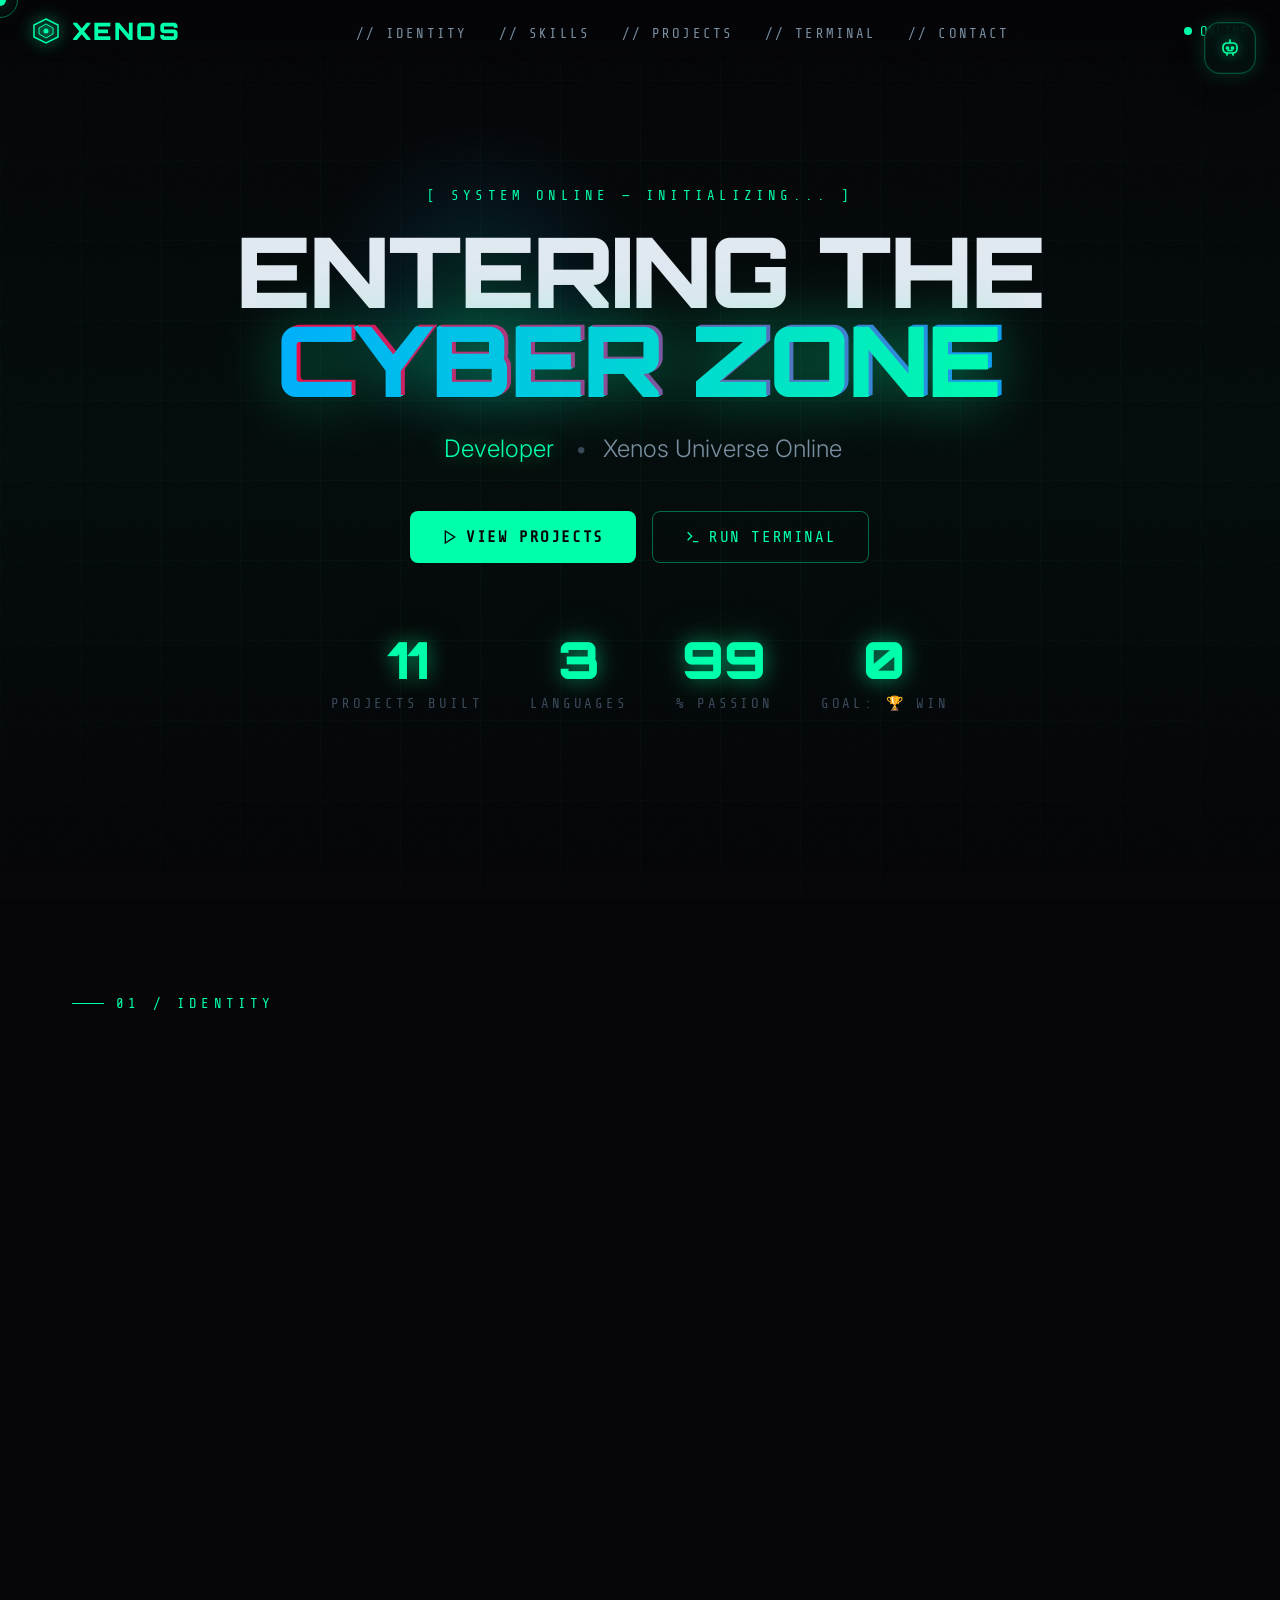
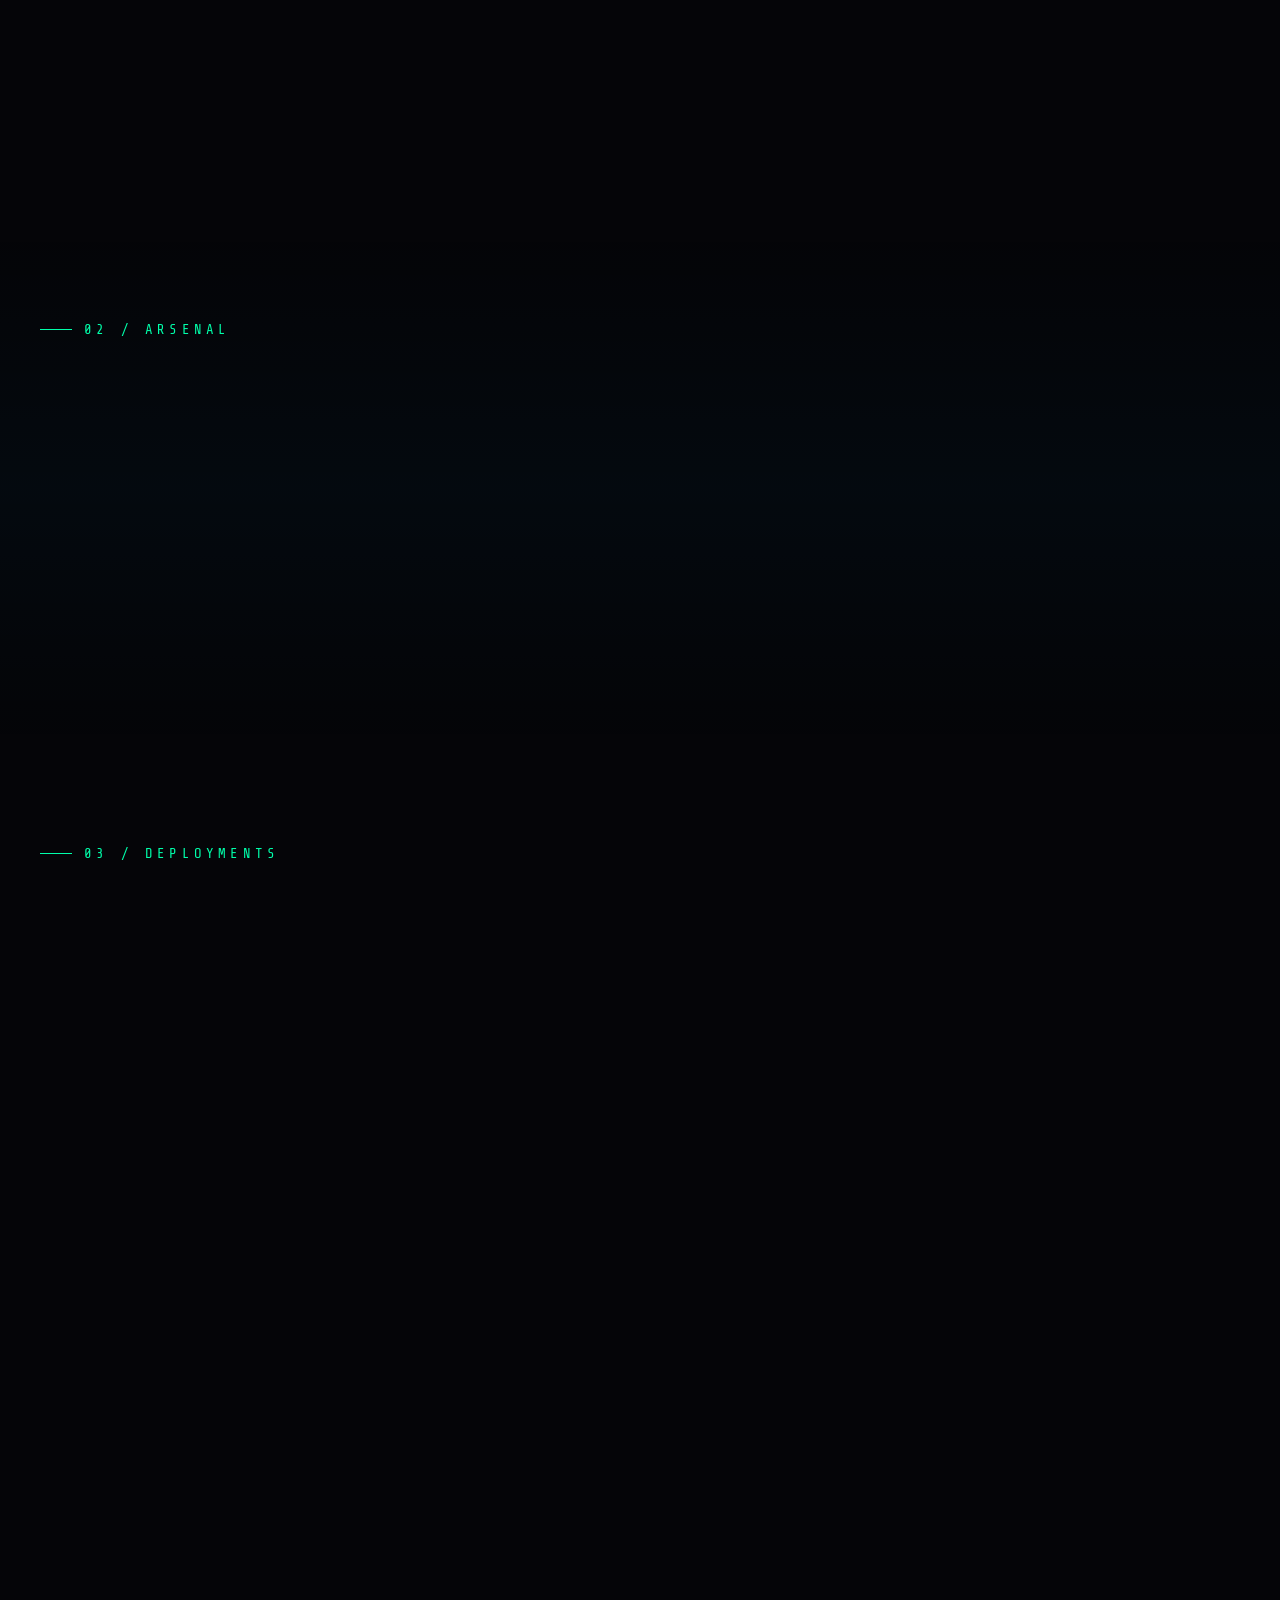
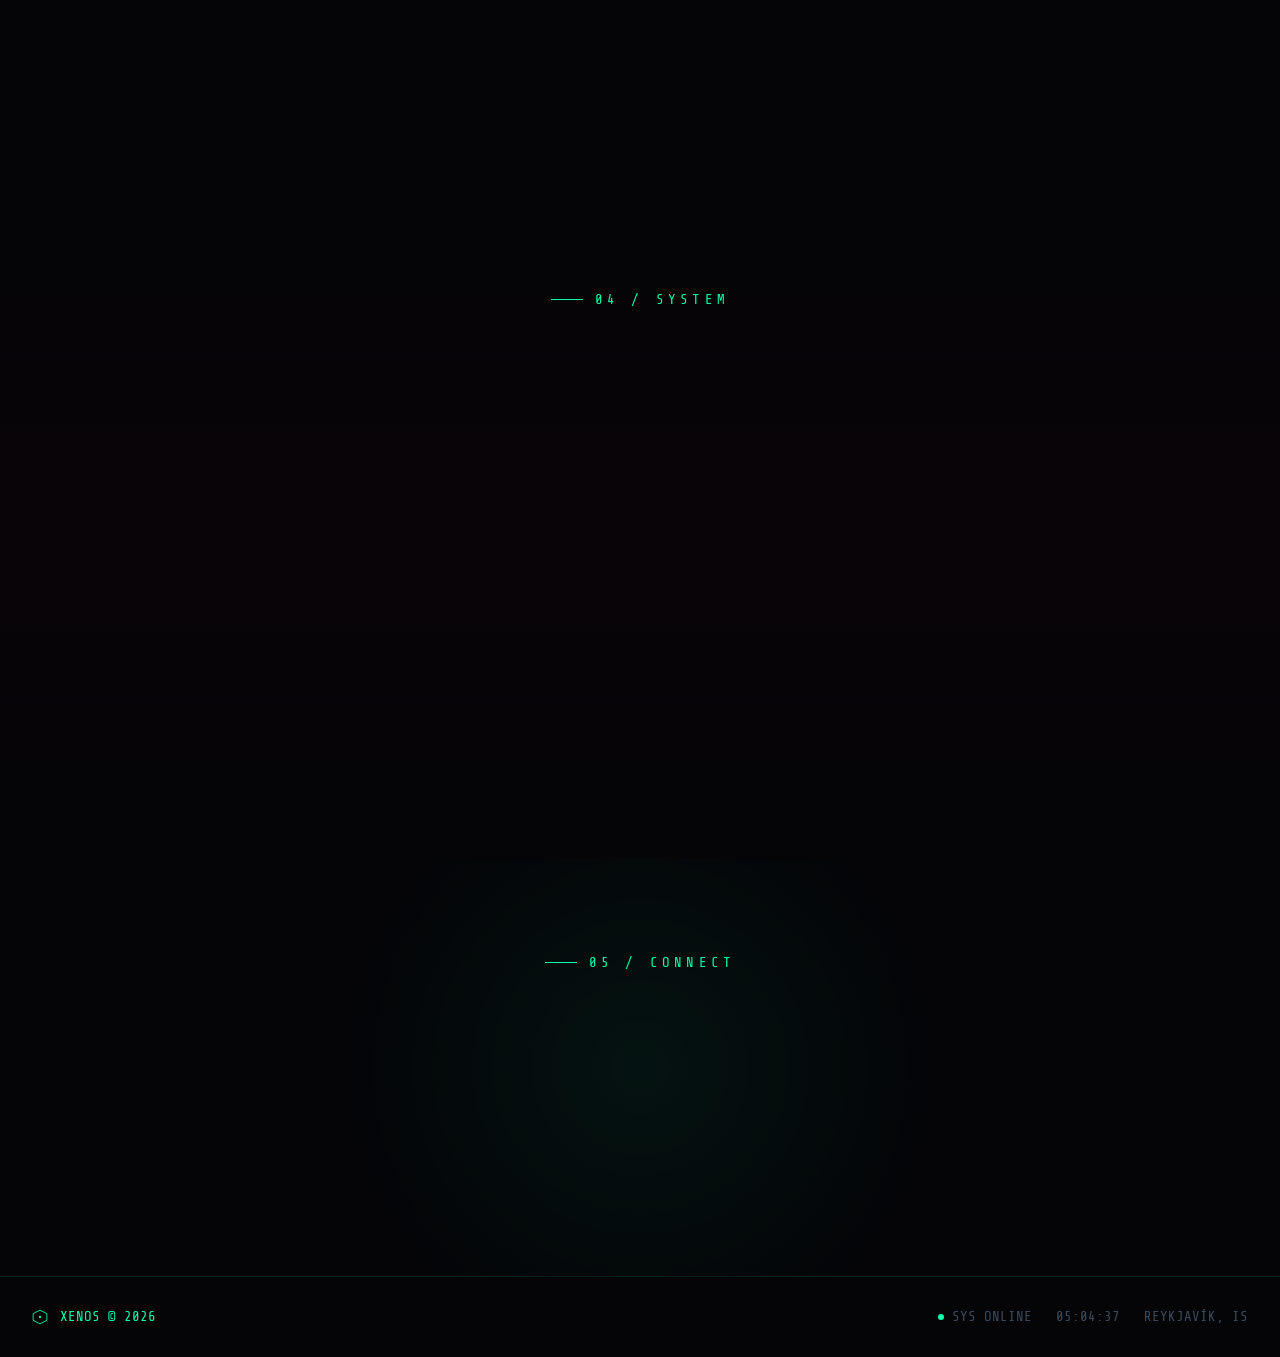
<file: index.html>
<!DOCTYPE html>
<html lang="en" data-theme="dark">
<head>
  <meta charset="UTF-8">
  <meta name="viewport" content="width=device-width, initial-scale=1.0">
  <title>XENOS — Cyber Universe</title>
  <link rel="preconnect" href="https://fonts.googleapis.com">
  <link rel="preconnect" href="https://fonts.gstatic.com" crossorigin>
  <link href="https://fonts.googleapis.com/css2?family=Share+Tech+Mono&family=Orbitron:wght@400;700;900&family=Inter:wght@300;400;600&display=swap" rel="stylesheet">
  <link rel="stylesheet" href="./css/style.css">
</head>
<body>
  <div id="cursor"></div>
  <div id="cursor-trail"></div>

  <canvas id="matrix-canvas"></canvas>
  <div class="noise"></div>
  <div class="particles-container" id="particles"></div>

  <nav>
    <a href="#home" class="nav-logo">
      <svg width="28" height="28" viewBox="0 0 28 28" fill="none" aria-label="Xenos logo">
        <polygon points="14,2 26,8 26,20 14,26 2,20 2,8" stroke="currentColor" stroke-width="1.5" fill="none"></polygon>
        <polygon points="14,7 21,11 21,17 14,21 7,17 7,11" stroke="currentColor" stroke-width="1" fill="rgba(0,255,170,0.08)"></polygon>
        <circle cx="14" cy="14" r="2.5" fill="currentColor"></circle>
      </svg>
      XENOS
    </a>

    <ul class="nav-links">
      <li><a href="#identity">// Identity</a></li>
      <li><a href="#skills">// Skills</a></li>
      <li><a href="#projects">// Projects</a></li>
      <li><a href="#terminal">// Terminal</a></li>
      <li><a href="#contact">// Contact</a></li>
    </ul>

    <div class="nav-status">
      <div class="status-dot"></div>
      ONLINE
    </div>
  </nav>

  <main>
    <section class="hero" id="home">
      <div class="hero-grid-lines"></div>
      <div class="hero-scan"></div>
      <div class="hero-glow-orb" id="heroGlowOrb"></div>

      <div class="hero-eyebrow" id="heroEyebrow"></div>

      <h1 class="hero-title">
        <span class="line-1">ENTERING THE</span>
        <span class="line-2 glitch-text pulse-glitch" data-text="CYBER ZONE">CYBER ZONE</span>
      </h1>

      <p class="hero-sub">
        <span id="heroRole">Developer</span>
        <span class="hero-divider">•</span>
        <span>Xenos Universe Online</span>
      </p>

      <div class="hero-cta-group">
        <a href="#projects" class="btn btn-primary magnetic-btn">
          <svg width="16" height="16" fill="none" stroke="currentColor" stroke-width="2" viewBox="0 0 24 24">
            <polygon points="5,3 19,12 5,21"></polygon>
          </svg>
          <span>View Projects</span>
        </a>

        <a href="#terminal" class="btn btn-ghost magnetic-btn">
          <svg width="16" height="16" fill="none" stroke="currentColor" stroke-width="2" viewBox="0 0 24 24">
            <polyline points="4,17 10,11 4,5"></polyline>
            <line x1="12" y1="19" x2="20" y2="19"></line>
          </svg>
          <span>Run Terminal</span>
        </a>
      </div>

      <div class="hero-metrics">
        <div class="metric">
          <span class="metric-val" data-count="12">00</span>
          <span class="metric-label">Projects Built</span>
        </div>
        <div class="metric">
          <span class="metric-val" data-count="4">00</span>
          <span class="metric-label">Languages</span>
        </div>
        <div class="metric">
          <span class="metric-val" data-count="100">00</span>
          <span class="metric-label">% Passion</span>
        </div>
        <div class="metric">
          <span class="metric-val" data-count="1">00</span>
          <span class="metric-label">Goal: 🏆 Win</span>
        </div>
      </div>
    </section>

    <section class="section-identity" id="identity">
      <div class="section-tag">01 / Identity</div>
      <h2 class="section-title reveal">Who is <span class="text-primary">Xenos?</span></h2>

      <div class="identity-grid">
        <div class="identity-card reveal animated-border">
          <div class="card-icon">
            <svg width="48" height="48" fill="none" stroke="currentColor" stroke-width="1.5" viewBox="0 0 24 24">
              <rect x="2" y="3" width="20" height="14" rx="2"></rect>
              <line x1="8" y1="21" x2="16" y2="21"></line>
              <line x1="12" y1="17" x2="12" y2="21"></line>
            </svg>
          </div>
          <h3 class="card-title">Android Developer</h3>
          <p class="card-body">Building SciFiLauncher and Cedal Launcher — custom Android home screen experiences with AI integration, hacker UI aesthetics, and deep system-level customization.</p>
          <div class="card-corner">ANDROID / KOTLIN</div>
        </div>

        <div class="identity-card reveal delay-1">
          <div class="card-icon icon-secondary">
            <svg width="48" height="48" fill="none" stroke="currentColor" stroke-width="1.5" viewBox="0 0 24 24">
              <circle cx="12" cy="12" r="10"></circle>
              <path d="M12 8v4l3 3"></path>
            </svg>
          </div>
          <h3 class="card-title">AI Integrator</h3>
          <p class="card-body">Engineered Elene — a voice AI assistant with wake-word detection, text-to-speech synthesis, and context-aware responses embedded directly into the launcher.</p>
          <div class="card-corner">VOICE AI / TTS</div>
        </div>

        <div class="identity-card identity-card-wide reveal delay-2">
          <div class="identity-split">
            <div>
              <div class="card-icon icon-accent">
                <svg width="48" height="48" fill="none" stroke="currentColor" stroke-width="1.5" viewBox="0 0 24 24">
                  <path d="M12 22s8-4 8-10V5l-8-3-8 3v7c0 6 8 10 8 10z"></path>
                </svg>
              </div>
              <h3 class="card-title">Security Architect</h3>
              <p class="card-body">Designed app-locking systems with face capture, intrusion detection with timestamps, fingerprint auth, and notification suppression for locked apps.</p>
            </div>

            <div>
              <div class="card-icon icon-gold">
                <svg width="48" height="48" fill="none" stroke="currentColor" stroke-width="1.5" viewBox="0 0 24 24">
                  <polygon points="12,2 15.09,8.26 22,9.27 17,14.14 18.18,21.02 12,17.77 5.82,21.02 7,14.14 2,9.27 8.91,8.26"></polygon>
                </svg>
              </div>
              <h3 class="card-title">Self-Taught Coder</h3>
              <p class="card-body">From Python scripts to full Android apps with Jetpack Compose, Firebase cloud functions, React Native, and WebRTC — always learning, always building.</p>
            </div>
          </div>
        </div>
      </div>
    </section>

    <section class="section-skills" id="skills">
      <div class="skills-inner">
        <div class="section-tag">02 / Arsenal</div>
        <h2 class="section-title reveal">Tech <span class="text-secondary">Stack</span></h2>

        <div class="skills-grid">
          <div class="skill-bar-item reveal">
            <div class="skill-header"><span class="skill-name">Kotlin / Android</span><span class="skill-pct">92%</span></div>
            <div class="skill-track"><div class="skill-fill" style="width:92%"></div></div>
          </div>
          <div class="skill-bar-item reveal delay-05">
            <div class="skill-header"><span class="skill-name">Jetpack Compose</span><span class="skill-pct">88%</span></div>
            <div class="skill-track"><div class="skill-fill" style="width:88%;animation-delay:0.1s"></div></div>
          </div>
          <div class="skill-bar-item reveal delay-1">
            <div class="skill-header"><span class="skill-name">Python</span><span class="skill-pct">80%</span></div>
            <div class="skill-track"><div class="skill-fill" style="width:80%;animation-delay:0.2s"></div></div>
          </div>
          <div class="skill-bar-item reveal delay-15">
            <div class="skill-header"><span class="skill-name">JavaScript / React</span><span class="skill-pct">75%</span></div>
            <div class="skill-track"><div class="skill-fill" style="width:75%;animation-delay:0.3s"></div></div>
          </div>
          <div class="skill-bar-item reveal delay-2">
            <div class="skill-header"><span class="skill-name">Firebase / Cloud</span><span class="skill-pct">70%</span></div>
            <div class="skill-track"><div class="skill-fill" style="width:70%;animation-delay:0.4s"></div></div>
          </div>
          <div class="skill-bar-item reveal delay-25">
            <div class="skill-header"><span class="skill-name">UI/UX Design</span><span class="skill-pct">85%</span></div>
            <div class="skill-track"><div class="skill-fill" style="width:85%;animation-delay:0.5s"></div></div>
          </div>
        </div>
      </div>
    </section>

    <section class="section-projects" id="projects">
      <div class="projects-inner">
        <div class="section-tag">03 / Deployments</div>
        <h2 class="section-title reveal">Featured <span class="text-primary">Projects</span></h2>

        <div class="projects-grid">
          <!-- SciFiLauncher -->
          <div class="project-card project-card-featured reveal animated-border"
               data-project-role="Lead Android dev"
               data-project-year="2025"
               data-project-status="Active"
               data-project-link="https://github.com/your-user/scifilauncher">
            <div class="project-card-bg"></div>
            <div class="project-number">01</div>
            <div class="project-tag">
              <svg width="10" height="10" viewBox="0 0 10 10" fill="currentColor"><circle cx="5" cy="5" r="5"></circle></svg>
              FLAGSHIP PROJECT
            </div>
            <h3 class="project-title">SciFiLauncher</h3>
            <p class="project-desc">A full Android launcher with a hacker-inspired UI, AI assistant Elene with voice synthesis, app locking with face capture, intrusion detection, a matrix-style welcome screen, and deep system integration. Built entirely in Kotlin with Jetpack Compose.</p>
            <div class="project-stack">
              <span class="stack-chip">Kotlin</span>
              <span class="stack-chip">Jetpack Compose</span>
              <span class="stack-chip">Voice AI</span>
              <span class="stack-chip">Biometrics</span>
              <span class="stack-chip">Firebase</span>
              <span class="stack-chip">Custom Keyboard</span>
            </div>
            <button class="project-view-btn" type="button">View details</button>
          </div>

          <!-- Cedal Launcher -->
          <div class="project-card reveal delay-1"
               data-project-role="Android dev"
               data-project-year="2024"
               data-project-status="Stable"
               data-project-link="https://github.com/your-user/cedal-launcher">
            <div class="project-number">02</div>
            <div class="project-tag project-tag-secondary">
              <svg width="10" height="10" viewBox="0 0 10 10" fill="currentColor"><circle cx="5" cy="5" r="5"></circle></svg>
              MOBILE APP
            </div>
            <h3 class="project-title">Cedal Launcher</h3>
            <p class="project-desc">The original launcher — clean, fast, customizable. Features theme support, notification management, and a streamlined app grid built for performance.</p>
            <div class="project-stack">
              <span class="stack-chip">Kotlin</span>
              <span class="stack-chip">Android SDK</span>
              <span class="stack-chip">Custom UI</span>
            </div>
            <button class="project-view-btn" type="button">View details</button>
          </div>

          <!-- Elene Web Platform -->
          <div class="project-card reveal delay-2"
               data-project-role="Full‑stack dev"
               data-project-year="2025"
               data-project-status="In progress"
               data-project-link="https://github.com/your-user/elene-web">
            <div class="project-number">03</div>
            <div class="project-tag project-tag-accent">
              <svg width="10" height="10" viewBox="0 0 10 10" fill="currentColor"><circle cx="5" cy="5" r="5"></circle></svg>
              WEB APP
            </div>
            <h3 class="project-title">Elene Web Platform</h3>
            <p class="project-desc">A React Native / Expo cross-platform app combining hacking tools, games, video streams, and AI-powered features into one unified hub.</p>
            <div class="project-stack">
              <span class="stack-chip">React Native</span>
              <span class="stack-chip">Expo</span>
              <span class="stack-chip">WebRTC</span>
              <span class="stack-chip">Node.js</span>
            </div>
            <button class="project-view-btn" type="button">View details</button>
          </div>
        </div>
      </div>
    </section>

    <section class="section-terminal" id="terminal">
      <div class="terminal-inner">
        <div class="section-tag section-tag-center">04 / System</div>
        <h2 class="section-title reveal">Live <span class="text-accent">Terminal</span></h2>

        <div class="terminal-window reveal">
          <div class="terminal-bar">
            <div class="t-dot red"></div>
            <div class="t-dot yellow"></div>
            <div class="t-dot green"></div>
            <span class="t-title">xenos@deathcode:~$</span>
            <button class="terminal-replay-btn" id="terminalReplayBtn" type="button">Replay</button>
          </div>
          <div class="terminal-body" id="terminal-output"></div>
        </div>
      </div>
    </section>

    <section class="section-contact" id="contact">
      <div class="contact-glow"></div>
      <div class="contact-inner">
        <div class="section-tag section-tag-center">05 / Connect</div>
        <h2 class="contact-title reveal">Let's <span class="text-primary">Link Up</span></h2>
        <p class="contact-sub reveal">Got a project, a challenge, or just want to talk code? I'm online.</p>

        <div class="contact-links reveal">
          <a href="https://github.com/xenos-deathcode" target="_blank" rel="noopener noreferrer" class="contact-link">GitHub</a>
          <a href="#" class="contact-link">Message</a>
          <a href="#" class="contact-link">Email</a>
        </div>
      </div>
    </section>
  </main>

  <footer>
    <div class="footer-brand">
      <svg width="16" height="16" viewBox="0 0 28 28" fill="none">
        <polygon points="14,2 26,8 26,20 14,26 2,20 2,8" stroke="currentColor" stroke-width="1.5" fill="none"></polygon>
        <circle cx="14" cy="14" r="2" fill="currentColor"></circle>
      </svg>
      XENOS © 2026
    </div>

    <div class="footer-sys">
      <div class="sys-item"><div class="sys-dot"></div>SYS ONLINE</div>
      <div class="sys-item" id="footer-clock">--:--:--</div>
      <div class="sys-item">REYKJAVÍK, IS</div>
    </div>
  </footer>

  <!-- Project modal (with overlay) -->
  <div class="project-modal-overlay" id="projectModalOverlay">
    <div class="project-modal" id="projectModal" role="dialog" aria-modal="true" aria-labelledby="projectModalTitle">
      <button class="project-modal-close" id="projectModalClose" type="button" aria-label="Close project details">×</button>
      <div class="project-modal-tag" id="projectModalTag"></div>
      <h3 class="project-modal-title" id="projectModalTitle"></h3>
      <p class="project-modal-desc" id="projectModalDesc"></p>

      <div class="project-modal-meta" id="projectModalMeta"></div>

      <div class="project-modal-stack" id="projectModalStack"></div>

      <div class="project-modal-actions" id="projectModalActions"></div>
    </div>
  </div>

  <button class="xenos-bot-trigger" id="xenosBotTrigger" aria-label="Open Xenos bot">
    <svg viewBox="0 0 24 24" fill="none" aria-hidden="true">
      <rect x="5" y="7" width="14" height="10" rx="4"></rect>
      <path d="M12 4v3"></path>
      <path d="M9 17v2"></path>
      <path d="M15 17v2"></path>
      <circle cx="9.5" cy="12" r="1"></circle>
      <circle cx="14.5" cy="12" r="1"></circle>
      <path d="M10 14.5h4"></path>
    </svg>
  </button>

  <div class="xenos-bot-popup" id="xenosBotPopup" role="status" aria-live="polite">
    Welcome to Xenos Server
  </div>

  <script src="./js/script.js"></script>
</body>
</html>
</file>
<file: css/style.css>
:root {
  --font-display: 'Orbitron', monospace;
  --font-mono: 'Share Tech Mono', monospace;
  --font-body: 'Inter', sans-serif;

  --color-bg: #050508;
  --color-surface: #0a0a12;
  --color-surface-2: #0d0d1a;
  --color-border: rgba(0,255,170,0.12);
  --color-text: #e0e8f0;
  --color-text-muted: #7a8fa0;
  --color-text-faint: #3a4a5a;
  --color-primary: #00ffaa;
  --color-primary-dim: rgba(0,255,170,0.15);
  --color-secondary: #00aaff;
  --color-secondary-dim: rgba(0,170,255,0.15);
  --color-accent: #ff003c;
  --color-accent-dim: rgba(255,0,60,0.15);
  --color-gold: #ffcc00;
  --glow-green: 0 0 20px rgba(0,255,170,0.5), 0 0 60px rgba(0,255,170,0.2);
  --glow-blue: 0 0 20px rgba(0,170,255,0.5), 0 0 60px rgba(0,170,255,0.2);
  --glow-red: 0 0 20px rgba(255,0,60,0.5), 0 0 60px rgba(255,0,60,0.2);

  --text-xs: clamp(0.75rem, 0.7rem + 0.25vw, 0.875rem);
  --text-sm: clamp(0.875rem, 0.8rem + 0.35vw, 1rem);
  --text-base: clamp(1rem, 0.95rem + 0.25vw, 1.125rem);
  --text-lg: clamp(1.125rem, 1rem + 0.75vw, 1.5rem);
  --text-xl: clamp(1.5rem, 1.2rem + 1.25vw, 2.25rem);
  --text-2xl: clamp(2rem, 1.2rem + 2.5vw, 3.5rem);
  --text-hero: clamp(3rem, 0.5rem + 7vw, 8rem);

  --space-1: 0.25rem;
  --space-2: 0.5rem;
  --space-3: 0.75rem;
  --space-4: 1rem;
  --space-6: 1.5rem;
  --space-8: 2rem;
  --space-12: 3rem;
  --space-16: 4rem;
  --space-24: 6rem;

  --radius-sm: 0.375rem;
  --radius-md: 0.5rem;
  --radius-lg: 0.75rem;
}

*,
*::before,
*::after {
  box-sizing: border-box;
  margin: 0;
  padding: 0;
}

html {
  scroll-behavior: smooth;
  -webkit-font-smoothing: antialiased;
}

body {
  min-height: 100dvh;
  font-family: var(--font-body);
  font-size: var(--text-base);
  color: var(--color-text);
  background: var(--color-bg);
  overflow-x: hidden;
  cursor: none;
}

img,
svg {
  display: block;
  max-width: 100%;
}

h1,
h2,
h3,
h4 {
  text-wrap: balance;
  line-height: 1.1;
  font-family: var(--font-display);
}

p {
  text-wrap: pretty;
  max-width: 65ch;
}

.text-primary { color: var(--color-primary); }
.text-secondary { color: var(--color-secondary); }
.text-accent { color: var(--color-accent); }

.delay-05 { transition-delay: 0.05s; }
.delay-1 { transition-delay: 0.1s; }
.delay-15 { transition-delay: 0.15s; }
.delay-2 { transition-delay: 0.2s; }
.delay-25 { transition-delay: 0.25s; }

.section-tag-center {
  justify-content: center;
}

.footer-brand {
  display: flex;
  align-items: center;
  gap: var(--space-3);
  color: var(--color-primary);
}

.xenos-bot-trigger {
  position: fixed;
  top: 22px;
  right: 24px;
  width: 52px;
  height: 52px;
  border: 1px solid rgba(0, 255, 157, 0.28);
  border-radius: 16px;
  background: rgba(6, 18, 18, 0.82);
  backdrop-filter: blur(10px);
  -webkit-backdrop-filter: blur(10px);
  display: grid;
  place-items: center;
  z-index: 9999;
  cursor: pointer;
  box-shadow:
    0 0 0 1px rgba(0,255,157,0.08) inset,
    0 0 18px rgba(0,255,157,0.18),
    0 10px 30px rgba(0,0,0,0.28);
  transition:
    transform 0.22s ease,
    box-shadow 0.22s ease,
    border-color 0.22s ease,
    background 0.22s ease;
  animation: xenosBotFloat 2.8s ease-in-out infinite;
}

.xenos-bot-trigger:hover {
  transform: translateY(-2px) scale(1.04);
  border-color: rgba(0, 255, 157, 0.6);
  box-shadow:
    0 0 0 1px rgba(0,255,157,0.12) inset,
    0 0 26px rgba(0,255,157,0.28),
    0 14px 34px rgba(0,0,0,0.34);
}

.xenos-bot-trigger:active {
  transform: scale(0.96);
}

.xenos-bot-trigger svg {
  width: 24px;
  height: 24px;
  stroke: #00ff9d;
  stroke-width: 1.7;
  stroke-linecap: round;
  stroke-linejoin: round;
  filter: drop-shadow(0 0 6px rgba(0,255,157,0.55));
}

.xenos-bot-popup {
  position: fixed;
  top: 84px;
  right: 24px;
  max-width: 240px;
  padding: 12px 14px;
  border-radius: 14px;
  background: rgba(7, 17, 17, 0.94);
  color: #b8ffe2;
  border: 1px solid rgba(0,255,157,0.24);
  box-shadow:
    0 10px 30px rgba(0,0,0,0.28),
    0 0 20px rgba(0,255,157,0.12);
  font-size: 14px;
  letter-spacing: 0.04em;
  line-height: 1.4;
  z-index: 9999;
  opacity: 0;
  transform: translateY(-10px) scale(0.98);
  pointer-events: none;
  transition:
    opacity 0.22s ease,
    transform 0.22s ease;
}

.xenos-bot-popup.show {
  opacity: 1;
  transform: translateY(0) scale(1);
  box-shadow:
    0 12px 30px rgba(0,0,0,0.32),
    0 0 24px rgba(0,255,157,0.16);
}

@keyframes xenosBotFloat {
  0%, 100% { transform: translateY(0); }
  50% { transform: translateY(-3px); }
}

#cursor {
  position: fixed;
  width: 12px;
  height: 12px;
  background: var(--color-primary);
  border-radius: 50%;
  pointer-events: none;
  z-index: 9999;
  transform: translate(-50%,-50%);
  transition: transform 0.1s, width 0.2s, height 0.2s, background 0.2s;
  box-shadow: var(--glow-green);
}

#cursor-trail {
  position: fixed;
  width: 36px;
  height: 36px;
  border: 1px solid rgba(0,255,170,0.4);
  border-radius: 50%;
  pointer-events: none;
  z-index: 9998;
  transform: translate(-50%,-50%);
  transition: left 0.15s ease-out, top 0.15s ease-out;
}

body:has(a:hover) #cursor,
body:has(button:hover) #cursor {
  width: 20px;
  height: 20px;
  background: var(--color-secondary);
}

#matrix-canvas {
  position: fixed;
  top: 0;
  left: 0;
  width: 100%;
  height: 100%;
  z-index: 0;
  opacity: 0.18;
  pointer-events: none;
}

.terminal-replay-btn {
  margin-left: var(--space-4);
  padding: 6px 12px;
  border: 1px solid rgba(0,255,170,0.24);
  border-radius: var(--radius-sm);
  background: rgba(0,255,170,0.08);
  color: var(--color-primary);
  font-family: var(--font-mono);
  font-size: var(--text-xs);
  letter-spacing: 0.08em;
  text-transform: uppercase;
  cursor: none;
  transition: transform 0.2s ease, border-color 0.2s ease, background 0.2s ease, box-shadow 0.2s ease;
}

.terminal-replay-btn:hover {
  background: rgba(0,255,170,0.14);
  border-color: rgba(0,255,170,0.45);
  box-shadow: var(--glow-green);
  transform: translateY(-1px);
}

.project-modal-overlay {
  position: fixed;
  inset: 0;
  background: rgba(3, 6, 10, 0.85);
  backdrop-filter: blur(10px);
  -webkit-backdrop-filter: blur(10px);
  display: none;
  align-items: center;
  justify-content: center;
  z-index: 9990;
}

.project-modal-overlay.show {
  display: flex;
}

.project-modal {
  position: relative;
  max-width: 520px;
  width: 92%;
  background: var(--color-surface);
  border-radius: var(--radius-lg);
  border: 1px solid var(--color-border);
  box-shadow:
    0 24px 60px rgba(0,0,0,0.7),
    0 0 40px rgba(0,255,170,0.18);
  padding: var(--space-8);
  animation: modal-in 0.25s ease-out;
}

@keyframes modal-in {
  from {
    opacity: 0;
    transform: translateY(12px) scale(0.97);
  }
  to {
    opacity: 1;
    transform: translateY(0) scale(1);
  }
}

.project-modal-close {
  position: absolute;
  top: var(--space-4);
  right: var(--space-4);
  width: 28px;
  height: 28px;
  border-radius: 999px;
  border: 1px solid rgba(0,255,170,0.4);
  background: rgba(5,10,12,0.95);
  color: var(--color-primary);
  font-family: var(--font-mono);
  font-size: 16px;
  line-height: 1;
  display: grid;
  place-items: center;
  cursor: none;
  transition: background 0.2s, transform 0.2s, box-shadow 0.2s;
}

.project-modal-close:hover {
  background: var(--color-primary-dim);
  box-shadow: var(--glow-green);
  transform: translateY(-1px);
}

.project-modal-tag {
  font-family: var(--font-mono);
  font-size: var(--text-xs);
  letter-spacing: 0.12em;
  text-transform: uppercase;
  color: var(--color-text-faint);
  margin-bottom: var(--space-3);
}

.project-modal-title {
  font-size: var(--text-xl);
  margin-bottom: var(--space-4);
  color: var(--color-primary);
}

.project-modal-desc {
  font-size: var(--text-base);
  color: var(--color-text-muted);
  line-height: 1.7;
  margin-bottom: var(--space-6);
}

.project-modal-stack {
  display: flex;
  flex-wrap: wrap;
  gap: var(--space-2);
}

.project-modal-stack .stack-chip {
  cursor: default;
}

body.modal-open {
  overflow: hidden;
}

.project-view-btn {
  margin-top: var(--space-4);
  padding: 6px 14px;
  border-radius: var(--radius-full);
  border: 1px solid rgba(0,255,170,0.45);
  background: rgba(0,255,170,0.08);
  color: var(--color-primary);
  font-family: var(--font-mono);
  font-size: var(--text-xs);
  text-transform: uppercase;
  letter-spacing: 0.12em;
  cursor: none;
  transition: background 0.2s, transform 0.2s, box-shadow 0.2s, border-color 0.2s;
}

.project-view-btn:hover {
  background: rgba(0,255,170,0.18);
  box-shadow: var(--glow-green);
  transform: translateY(-1px);
}

.project-modal-meta {
  display: flex;
  flex-wrap: wrap;
  gap: var(--space-3);
  margin-bottom: var(--space-5);
  font-size: var(--text-sm);
  color: var(--color-text-muted);
}

.project-modal-meta span {
  border-radius: var(--radius-full);
  border: 1px solid rgba(148, 163, 184, 0.4);
  padding: 2px 10px;
}

.project-modal-actions {
  margin-top: var(--space-6);
  display: flex;
  flex-wrap: wrap;
  gap: var(--space-3);
}

.project-modal-actions a {
  padding: 6px 14px;
  border-radius: var(--radius-full);
  font-family: var(--font-mono);
  font-size: var(--text-xs);
  text-transform: uppercase;
  letter-spacing: 0.12em;
  text-decoration: none;
}

.project-modal-actions .primary {
  border: 1px solid rgba(0,255,170,0.45);
  background: rgba(0,255,170,0.12);
  color: var(--color-primary);
}

.project-modal-actions .primary:hover {
  background: rgba(0,255,170,0.2);
  box-shadow: var(--glow-green);
}

.project-modal-actions .ghost {
  border: 1px solid rgba(148, 163, 184, 0.6);
  color: var(--color-text-muted);
  background: transparent;
}

.nav-links a.active {
  color: var(--color-primary);
  text-shadow: var(--glow-green);
}

.nav-links a.active::after {
  transform: scaleX(1);
}

.noise {
  position: fixed;
  inset: 0;
  z-index: 1;
  pointer-events: none;
  opacity: 0.035;
  background-image: url("data:image/svg+xml,%3Csvg viewBox='0 0 200 200' xmlns='http://www.w3.org/2000/svg'%3E%3Cfilter id='n'%3E%3CfeTurbulence type='fractalNoise' baseFrequency='0.9' numOctaves='4' stitchTiles='stitch'/%3E%3C/filter%3E%3Crect width='100%25' height='100%25' filter='url(%23n)'/%3E%3C/svg%3E");
  background-size: 200px 200px;
}

nav {
  position: fixed;
  top: 0;
  left: 0;
  right: 0;
  z-index: 100;
  display: flex;
  align-items: center;
  justify-content: space-between;
  padding: var(--space-4) var(--space-8);
  background: linear-gradient(180deg, rgba(5,5,8,0.95) 0%, transparent 100%);
  backdrop-filter: blur(8px);
}

.nav-logo {
  display: flex;
  align-items: center;
  gap: var(--space-3);
  font-family: var(--font-display);
  font-size: var(--text-lg);
  font-weight: 900;
  color: var(--color-primary);
  text-decoration: none;
  letter-spacing: 0.1em;
}

.nav-logo svg {
  filter: drop-shadow(0 0 8px var(--color-primary));
}

.nav-links {
  display: flex;
  gap: var(--space-8);
  list-style: none;
}

.nav-links a {
  font-family: var(--font-mono);
  font-size: var(--text-xs);
  color: var(--color-text-muted);
  text-decoration: none;
  letter-spacing: 0.15em;
  text-transform: uppercase;
  transition: color 0.2s, text-shadow 0.2s;
  position: relative;
}

.nav-links a::after {
  content: '';
  position: absolute;
  bottom: -4px;
  left: 0;
  right: 0;
  height: 1px;
  background: var(--color-primary);
  transform: scaleX(0);
  transition: transform 0.2s;
}

.nav-links a:hover {
  color: var(--color-primary);
  text-shadow: var(--glow-green);
}

.nav-links a:hover::after {
  transform: scaleX(1);
}

.nav-status {
  display: flex;
  align-items: center;
  gap: var(--space-2);
  font-family: var(--font-mono);
  font-size: var(--text-xs);
  color: var(--color-primary);
}

.status-dot {
  width: 8px;
  height: 8px;
  border-radius: 50%;
  background: var(--color-primary);
  animation: pulse-dot 2s ease-in-out infinite;
}

@keyframes pulse-dot {
  0%,100% { box-shadow: 0 0 0 0 rgba(0,255,170,0.4); }
  50% { box-shadow: 0 0 0 6px rgba(0,255,170,0); }
}

section {
  position: relative;
  z-index: 2;
}

.hero {
  min-height: 100vh;
  display: flex;
  flex-direction: column;
  align-items: center;
  justify-content: center;
  padding: var(--space-24) var(--space-8);
  text-align: center;
  position: relative;
  overflow: hidden;
}

.hero-glow-orb {
  position: absolute;
  width: 280px;
  height: 280px;
  border-radius: 50%;
  background: radial-gradient(circle, rgba(0,255,170,0.16) 0%, rgba(0,170,255,0.08) 35%, transparent 70%);
  filter: blur(18px);
  pointer-events: none;
  z-index: 0;
  transform: translate(-50%, -50%);
  transition: left 0.12s ease-out, top 0.12s ease-out;
}

.hero-scan {
  position: absolute;
  inset: 0;
  pointer-events: none;
  z-index: 0;
  background: linear-gradient(180deg, transparent 0%, rgba(0,255,170,0.03) 50%, transparent 100%);
  animation: scan-line 4s linear infinite;
}

@keyframes scan-line {
  0% { transform: translateY(-100%); }
  100% { transform: translateY(100vh); }
}

.hero-eyebrow {
  font-family: var(--font-mono);
  font-size: var(--text-xs);
  color: var(--color-primary);
  letter-spacing: 0.3em;
  text-transform: uppercase;
  margin-bottom: var(--space-6);
  animation: fade-up 0.8s ease-out both;
}

.hero-title {
  font-size: var(--text-hero);
  font-weight: 900;
  line-height: 0.9;
  letter-spacing: -0.02em;
  margin-bottom: var(--space-8);
  animation: fade-up 0.8s 0.2s ease-out both;
  position: relative;
  display: inline-block;
}

.hero-title .line-1 {
  color: var(--color-text);
  display: block;
}

.hero-title .line-2 {
  display: block;
  background: linear-gradient(90deg, var(--color-primary), var(--color-secondary));
  -webkit-background-clip: text;
  -webkit-text-fill-color: transparent;
  background-clip: text;
  filter: drop-shadow(0 0 30px rgba(0,255,170,0.4));
}

.glitch-text {
  position: relative;
}

.glitch-text::before,
.glitch-text::after {
  content: attr(data-text);
  position: absolute;
  top: 0;
  left: 0;
  width: 100%;
  height: 100%;
  background: linear-gradient(90deg, var(--color-primary), var(--color-secondary));
  -webkit-background-clip: text;
  -webkit-text-fill-color: transparent;
  background-clip: text;
}

.glitch-text::before {
  left: 2px;
  top: -1px;
  background: linear-gradient(90deg, var(--color-accent), var(--color-secondary));
  -webkit-background-clip: text;
  background-clip: text;
  animation: glitch-1 3.5s infinite;
}

.glitch-text::after {
  left: -2px;
  top: 1px;
  background: linear-gradient(90deg, var(--color-secondary), var(--color-primary));
  -webkit-background-clip: text;
  background-clip: text;
  animation: glitch-2 3.5s infinite;
}

@keyframes glitch-1 {
  0%,90%,100% { clip-path: inset(0 0 100% 0); opacity: 0; }
  91% { clip-path: inset(30% 0 50% 0); opacity: 0.8; transform: translateX(-3px); }
  93% { clip-path: inset(60% 0 20% 0); opacity: 0.8; transform: translateX(3px); }
  95% { clip-path: inset(10% 0 80% 0); opacity: 0.8; }
  97% { clip-path: inset(0 0 100% 0); opacity: 0; }
}

@keyframes glitch-2 {
  0%,88%,100% { clip-path: inset(0 0 100% 0); opacity: 0; }
  89% { clip-path: inset(50% 0 30% 0); opacity: 0.6; transform: translateX(4px); }
  91% { clip-path: inset(20% 0 70% 0); opacity: 0.6; transform: translateX(-2px); }
  93% { clip-path: inset(0 0 100% 0); opacity: 0; }
}

.hero-sub {
  font-size: var(--text-lg);
  color: var(--color-text-muted);
  margin-bottom: var(--space-12);
  animation: fade-up 0.8s 0.4s ease-out both;
  font-weight: 300;
}

#hero-role {
  color: var(--color-primary);
  text-shadow: var(--glow-green);
  transition: opacity 0.3s ease, transform 0.3s ease;
  display: inline-block;
}

.hero-cta-group {
  display: flex;
  gap: var(--space-4);
  justify-content: center;
  flex-wrap: wrap;
  animation: fade-up 0.8s 0.6s ease-out both;
}

.btn {
  font-family: var(--font-mono);
  font-size: var(--text-sm);
  letter-spacing: 0.1em;
  text-transform: uppercase;
  padding: var(--space-4) var(--space-8);
  border-radius: var(--radius-md);
  cursor: none;
  border: none;
  text-decoration: none;
  transition: all 0.2s;
  display: inline-flex;
  align-items: center;
  gap: var(--space-2);
  position: relative;
  overflow: hidden;
}

.btn::before {
  content: '';
  position: absolute;
  inset: 0;
  background: linear-gradient(45deg, transparent 30%, rgba(255,255,255,0.06) 50%, transparent 70%);
  transform: translateX(-100%);
  transition: transform 0.4s;
}

.btn:hover::before {
  transform: translateX(100%);
}

.btn-primary {
  background: var(--color-primary);
  color: #050508;
  font-weight: 700;
}

.btn-primary:hover {
  background: #00ffcc;
  box-shadow: var(--glow-green);
  transform: translateY(-2px);
}

.btn-ghost {
  background: transparent;
  color: var(--color-primary);
  border: 1px solid rgba(0,255,170,0.4);
}

.btn-ghost:hover {
  border-color: var(--color-primary);
  background: var(--color-primary-dim);
  box-shadow: var(--glow-green);
  transform: translateY(-2px);
}

.hero-metrics {
  display: flex;
  gap: var(--space-12);
  margin-top: var(--space-16);
  justify-content: center;
  animation: fade-up 0.8s 0.8s ease-out both;
}

.metric {
  text-align: center;
}

.metric-val {
  font-family: var(--font-display);
  font-size: var(--text-2xl);
  font-weight: 900;
  color: var(--color-primary);
  display: block;
  text-shadow: var(--glow-green);
}

.metric-label {
  font-family: var(--font-mono);
  font-size: var(--text-xs);
  color: var(--color-text-faint);
  letter-spacing: 0.2em;
  text-transform: uppercase;
}

.hero-grid-lines {
  position: absolute;
  inset: 0;
  pointer-events: none;
  z-index: 0;
  background-image:
    linear-gradient(rgba(0,255,170,0.03) 1px, transparent 1px),
    linear-gradient(90deg, rgba(0,255,170,0.03) 1px, transparent 1px);
  background-size: 80px 80px;
  mask-image: radial-gradient(ellipse 80% 80% at 50% 50%, black 20%, transparent 100%);
}

@keyframes fade-up {
  from { opacity: 0; transform: translateY(30px); }
  to { opacity: 1; transform: translateY(0); }
}

.section-identity {
  padding: var(--space-24) var(--space-8);
  max-width: 1200px;
  margin: 0 auto;
}

.section-tag {
  font-family: var(--font-mono);
  font-size: var(--text-xs);
  color: var(--color-primary);
  letter-spacing: 0.3em;
  text-transform: uppercase;
  margin-bottom: var(--space-4);
  display: flex;
  align-items: center;
  gap: var(--space-3);
}

.section-tag::before {
  content: '';
  display: block;
  width: 32px;
  height: 1px;
  background: var(--color-primary);
}

.section-title {
  font-size: var(--text-2xl);
  color: var(--color-text);
  margin-bottom: var(--space-12);
}

.identity-grid {
  display: grid;
  grid-template-columns: 1fr 1fr;
  gap: var(--space-8);
}

.identity-card {
  background: var(--color-surface);
  border: 1px solid var(--color-border);
  border-radius: var(--radius-lg);
  padding: var(--space-8);
  position: relative;
  overflow: hidden;
  transition: transform 0.3s cubic-bezier(0.16,1,0.3,1), border-color 0.3s, box-shadow 0.3s;
  transform-style: preserve-3d;
  cursor: none;
}

.identity-card::before {
  content: '';
  position: absolute;
  top: 0; left: 0; right: 0;
  height: 1px;
  background: linear-gradient(90deg, transparent, var(--color-primary), transparent);
  opacity: 0;
  transition: opacity 0.3s;
}

.identity-card:hover::before { opacity: 1; }

.identity-card:hover {
  border-color: rgba(0,255,170,0.3);
  box-shadow: 0 0 40px rgba(0,255,170,0.08), inset 0 0 40px rgba(0,255,170,0.02);
}

.identity-card-wide {
  grid-column: 1 / -1;
}

.identity-split {
  display: grid;
  grid-template-columns: 1fr 1fr;
  gap: var(--space-8);
}

.card-icon {
  width: 48px;
  height: 48px;
  margin-bottom: var(--space-6);
  color: var(--color-primary);
  filter: drop-shadow(0 0 8px var(--color-primary));
}

.icon-secondary {
  color: var(--color-secondary);
  filter: drop-shadow(0 0 8px var(--color-secondary));
}

.icon-accent {
  color: var(--color-accent);
  filter: drop-shadow(0 0 8px var(--color-accent));
}

.icon-gold {
  color: var(--color-gold);
  filter: drop-shadow(0 0 8px var(--color-gold));
}

.card-title {
  font-family: var(--font-display);
  font-size: var(--text-lg);
  color: var(--color-text);
  margin-bottom: var(--space-3);
  font-weight: 700;
}

.card-body {
  font-size: var(--text-base);
  color: var(--color-text-muted);
  line-height: 1.7;
}

.card-corner {
  position: absolute;
  bottom: var(--space-4);
  right: var(--space-4);
  font-family: var(--font-mono);
  font-size: var(--text-xs);
  color: var(--color-text-faint);
  letter-spacing: 0.1em;
}

.section-skills {
  padding: var(--space-24) var(--space-8);
  background: linear-gradient(180deg, transparent, rgba(0,170,255,0.03), transparent);
  position: relative;
  overflow: hidden;
}

.skills-inner {
  max-width: 1200px;
  margin: 0 auto;
}

.skills-grid {
  display: grid;
  grid-template-columns: repeat(3, 1fr);
  gap: var(--space-6);
  margin-top: var(--space-12);
}

.skill-bar-item {
  background: var(--color-surface);
  border: 1px solid var(--color-border);
  border-radius: var(--radius-lg);
  padding: var(--space-6);
  transition: transform 0.2s, border-color 0.2s;
  cursor: none;
}

.skill-bar-item:hover {
  transform: translateY(-4px);
  border-color: rgba(0,170,255,0.3);
}

.skill-header {
  display: flex;
  justify-content: space-between;
  align-items: center;
  margin-bottom: var(--space-3);
}

.skill-name {
  font-family: var(--font-mono);
  font-size: var(--text-sm);
  color: var(--color-text);
  letter-spacing: 0.1em;
}

.skill-pct {
  font-family: var(--font-display);
  font-size: var(--text-sm);
  color: var(--color-secondary);
  font-weight: 700;
}

.skill-track {
  height: 4px;
  background: var(--color-surface-2);
  border-radius: 2px;
  overflow: hidden;
}

.skill-fill {
  height: 100%;
  border-radius: 2px;
  background: linear-gradient(90deg, var(--color-secondary), var(--color-primary));
  transform-origin: left;
  animation: skill-in 1.2s cubic-bezier(0.16,1,0.3,1) both;
  box-shadow: 0 0 8px rgba(0,170,255,0.5);
}

@keyframes skill-in {
  from { transform: scaleX(0); }
  to { transform: scaleX(1); }
}

.section-projects {
  padding: var(--space-24) var(--space-8);
}

.projects-inner {
  max-width: 1200px;
  margin: 0 auto;
}

.projects-grid {
  display: grid;
  grid-template-columns: repeat(2, 1fr);
  gap: var(--space-8);
  margin-top: var(--space-12);
}

.project-card {
  background: var(--color-surface);
  border: 1px solid var(--color-border);
  border-radius: var(--radius-lg);
  padding: var(--space-8);
  position: relative;
  overflow: hidden;
  transition: border-color 0.3s, box-shadow 0.3s;
  transform-style: preserve-3d;
  will-change: transform;
  cursor: none;
}

.project-card-featured {
  grid-column: 1 / -1;
}

.project-card-bg {
  position: absolute;
  inset: 0;
  pointer-events: none;
  background: radial-gradient(ellipse at 30% 50%, rgba(0,255,170,0.05) 0%, transparent 60%);
  transition: opacity 0.3s;
}

.project-card:hover .project-card-bg {
  opacity: 2;
}

.project-card:hover {
  border-color: rgba(0,255,170,0.25);
  box-shadow: 0 20px 60px rgba(0,0,0,0.4), 0 0 40px rgba(0,255,170,0.06);
}

.project-tag {
  display: inline-flex;
  align-items: center;
  gap: var(--space-2);
  font-family: var(--font-mono);
  font-size: var(--text-xs);
  color: var(--color-primary);
  letter-spacing: 0.15em;
  text-transform: uppercase;
  padding: var(--space-1) var(--space-3);
  border: 1px solid rgba(0,255,170,0.3);
  border-radius: var(--radius-sm);
  margin-bottom: var(--space-4);
  background: var(--color-primary-dim);
}

.project-tag-secondary {
  color: var(--color-secondary);
  border-color: rgba(0,170,255,0.3);
  background: var(--color-secondary-dim);
}

.project-tag-accent {
  color: var(--color-accent);
  border-color: rgba(255,0,60,0.3);
  background: var(--color-accent-dim);
}

.project-title {
  font-size: var(--text-xl);
  color: var(--color-text);
  margin-bottom: var(--space-3);
}

.project-desc {
  font-size: var(--text-base);
  color: var(--color-text-muted);
  line-height: 1.7;
  margin-bottom: var(--space-6);
}

.project-stack {
  display: flex;
  flex-wrap: wrap;
  gap: var(--space-2);
}

.stack-chip {
  font-family: var(--font-mono);
  font-size: var(--text-xs);
  padding: var(--space-1) var(--space-3);
  border-radius: var(--radius-sm);
  border: 1px solid var(--color-border);
  color: var(--color-text-muted);
  background: rgba(255,255,255,0.02);
  letter-spacing: 0.05em;
}

.project-number {
  position: absolute;
  top: var(--space-8);
  right: var(--space-8);
  font-family: var(--font-display);
  font-size: clamp(3rem,6vw,6rem);
  color: rgba(255,255,255,0.03);
  font-weight: 900;
  line-height: 1;
  pointer-events: none;
}

.section-terminal {
  padding: var(--space-24) var(--space-8);
  background: linear-gradient(180deg, transparent, rgba(255,0,60,0.02), transparent);
}

.terminal-inner {
  max-width: 800px;
  margin: 0 auto;
  text-align: center;
}

.terminal-window {
  background: var(--color-surface);
  border: 1px solid rgba(0,255,170,0.2);
  border-radius: var(--radius-lg);
  overflow: hidden;
  margin-top: var(--space-12);
  box-shadow: var(--glow-green);
}

.terminal-bar {
  background: var(--color-surface-2);
  padding: var(--space-3) var(--space-6);
  display: flex;
  align-items: center;
  gap: var(--space-3);
  border-bottom: 1px solid var(--color-border);
}

.t-dot {
  width: 12px;
  height: 12px;
  border-radius: 50%;
}

.t-dot.red { background: #ff5f56; }
.t-dot.yellow { background: #ffbd2e; }
.t-dot.green { background: #27c93f; }

.t-title {
  font-family: var(--font-mono);
  font-size: var(--text-xs);
  color: var(--color-text-faint);
  margin-left: auto;
  letter-spacing: 0.1em;
}

.terminal-body {
  padding: var(--space-8);
  font-family: var(--font-mono);
  font-size: var(--text-sm);
  line-height: 2;
  text-align: left;
  min-height: 280px;
}

.t-line {
  display: flex;
  gap: var(--space-3);
  margin-bottom: var(--space-1);
}

.t-prompt {
  color: var(--color-primary);
  user-select: none;
}

.t-cmd {
  color: var(--color-text);
}

.t-output {
  color: var(--color-text-muted);
  padding-left: calc(var(--space-3) + 1ch);
}

.t-output.green { color: var(--color-primary); }
.t-output.blue { color: var(--color-secondary); }
.t-output.red { color: var(--color-accent); }

.t-cursor {
  display: inline-block;
  width: 10px;
  height: 1.2em;
  background: var(--color-primary);
  animation: blink 1s step-end infinite;
  vertical-align: text-bottom;
}

@keyframes blink {
  50% { opacity: 0; }
}

.section-contact {
  padding: var(--space-24) var(--space-8);
  text-align: center;
  position: relative;
  overflow: hidden;
}

.contact-inner {
  max-width: 700px;
  margin: 0 auto;
}

.contact-glow {
  position: absolute;
  top: 50%;
  left: 50%;
  transform: translate(-50%,-50%);
  width: 600px;
  height: 600px;
  background: radial-gradient(circle, rgba(0,255,170,0.06) 0%, transparent 70%);
  pointer-events: none;
}

.contact-title {
  font-size: var(--text-2xl);
  margin-bottom: var(--space-6);
}

.contact-sub {
  color: var(--color-text-muted);
  margin: 0 auto var(--space-12);
}

.contact-links {
  display: flex;
  gap: var(--space-6);
  justify-content: center;
  flex-wrap: wrap;
}

.contact-link {
  font-family: var(--font-mono);
  font-size: var(--text-sm);
  color: var(--color-text-muted);
  text-decoration: none;
  letter-spacing: 0.1em;
  display: flex;
  align-items: center;
  gap: var(--space-2);
  padding: var(--space-3) var(--space-6);
  border: 1px solid var(--color-border);
  border-radius: var(--radius-md);
  transition: all 0.2s;
  cursor: none;
}

.contact-link:hover {
  color: var(--color-primary);
  border-color: rgba(0,255,170,0.4);
  background: var(--color-primary-dim);
  box-shadow: var(--glow-green);
  transform: translateY(-2px);
}

footer {
  padding: var(--space-8);
  border-top: 1px solid var(--color-border);
  display: flex;
  align-items: center;
  justify-content: space-between;
  font-family: var(--font-mono);
  font-size: var(--text-xs);
  color: var(--color-text-faint);
  position: relative;
  z-index: 2;
}

.footer-sys {
  display: flex;
  gap: var(--space-6);
  align-items: center;
}

.sys-item {
  display: flex;
  align-items: center;
  gap: var(--space-2);
}

.sys-dot {
  width: 6px;
  height: 6px;
  border-radius: 50%;
  background: var(--color-primary);
  animation: pulse-dot 3s ease-in-out infinite;
}

.particles-container {
  position: fixed;
  inset: 0;
  z-index: 1;
  pointer-events: none;
  overflow: hidden;
}

.particle {
  position: absolute;
  border-radius: 50%;
  background: var(--color-primary);
  animation: float-particle linear infinite;
  opacity: 0;
}

@keyframes float-particle {
  0% { transform: translateY(100vh) rotate(0deg); opacity: 0; }
  10% { opacity: 0.6; }
  90% { opacity: 0.3; }
  100% { transform: translateY(-100px) rotate(720deg); opacity: 0; }
}

.reveal {
  opacity: 1;
}

@supports (animation-timeline: scroll()) {
  .reveal {
    opacity: 0;
    animation: reveal-fade linear both;
    animation-timeline: view();
    animation-range: entry 0% entry 60%;
  }

  @keyframes reveal-fade {
    to { opacity: 1; }
  }
}

.animated-border {
  position: relative;
  border-radius: var(--radius-lg);
  overflow: hidden;
}

.animated-border::before {
  content: '';
  position: absolute;
  inset: -2px;
  z-index: -1;
  background: conic-gradient(
    from var(--angle),
    transparent 0%,
    var(--color-primary) 10%,
    transparent 20%
  );
  animation: rotate-border 4s linear infinite;
  border-radius: inherit;
}

@property --angle {
  syntax: '<angle>';
  initial-value: 0deg;
  inherits: false;
}

@keyframes rotate-border {
  to { --angle: 360deg; }
}

@media (max-width: 768px) {
  nav { padding: var(--space-4); }
  .nav-links { display: none; }
  .hero { padding: var(--space-16) var(--space-4); }
  .hero-metrics { gap: var(--space-8); flex-wrap: wrap; }
  .identity-grid { grid-template-columns: 1fr; }
  .identity-card-wide { grid-column: 1; }
  .identity-split { grid-template-columns: 1fr; gap: var(--space-6); }
  .skills-grid { grid-template-columns: 1fr; }
  .projects-grid { grid-template-columns: 1fr; }
  .project-card-featured { grid-column: 1; }

  .section-identity,
  .section-skills,
  .section-projects,
  .section-terminal,
  .section-contact {
    padding: var(--space-16) var(--space-4);
  }

  footer {
    flex-direction: column;
    gap: var(--space-4);
    text-align: center;
  }
}

@media (max-width: 640px) {
  .xenos-bot-trigger {
    top: 16px;
    right: 16px;
    width: 48px;
    height: 48px;
  }

  .xenos-bot-popup {
    top: 74px;
    right: 16px;
    max-width: calc(100vw - 32px);
  }
}
.hero-glow-orb {
  position: absolute;
  width: 320px;
  height: 320px;
  border-radius: 50%;
  background: radial-gradient(circle, rgba(0,255,170,0.16) 0%, rgba(0,170,255,0.08) 35%, transparent 72%);
  filter: blur(24px);
  pointer-events: none;
  z-index: 0;
  transform: translate(-50%, -50%);
  transition: left 0.12s ease-out, top 0.12s ease-out, opacity 0.2s ease;
  opacity: 0.9;
}

.hero-divider {
  margin-inline: 10px;
  color: var(--color-text-faint);
}

#heroRole {
  color: var(--color-primary);
  text-shadow: var(--glow-green);
  display: inline-block;
  min-width: 120px;
  transition: opacity 0.25s ease, transform 0.25s ease;
}

.magnetic-btn {
  will-change: transform;
}

.pulse-glitch {
  animation: heroPulse 4s ease-in-out infinite;
}

@keyframes heroPulse {
  0%, 100% {
    filter: drop-shadow(0 0 24px rgba(0,255,170,0.28));
  }
  50% {
    filter: drop-shadow(0 0 36px rgba(0,170,255,0.36));
  }
}

.hero-title .line-2 {
  position: relative;
}

.hero-title .line-2.glitch-burst::before {
  animation-duration: 0.35s;
}

.hero-title .line-2.glitch-burst::after {
  animation-duration: 0.35s;
}

@media (max-width: 768px) {
  #cursor,
  #cursor-trail {
    display: none;
  }

  body {
    cursor: auto;
  }
}
</file>
